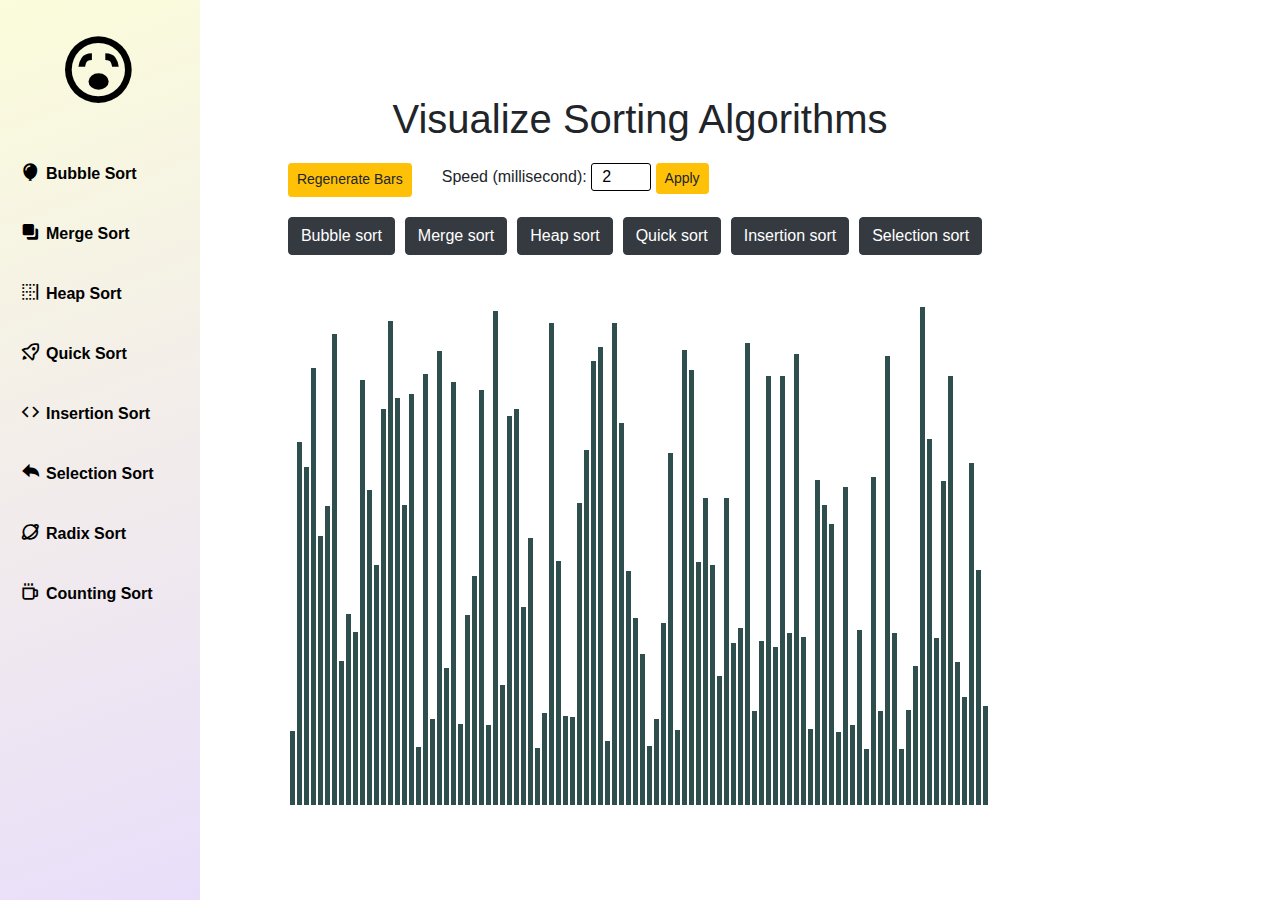
<file: index.html>
<!DOCTYPE html>
<html lang="en">
<head>
  <meta charset="UTF-8">
  <meta name="viewport" content="width=device-width, initial-scale=1.0">
  <title>Sorting Algorithm </title>
  <link rel="stylesheet" href="https://cdn.jsdelivr.net/npm/bootstrap@4.3.1/dist/css/bootstrap.min.css" integrity="sha384-ggOyR0iXCbMQv3Xipma34MD+dH/1fQ784/j6cY/iJTQUOhcWr7x9JvoRxT2MZw1T" crossorigin="anonymous">

  <link rel="stylesheet" href="https://fonts.googleapis.com/css?family=Montserrat">

  <link rel="icon" href="https://static-00.iconduck.com/assets.00/sort-emoji-2048x1561-2bljcam3.png" type="image/x-icon">

  <link href='https://unpkg.com/boxicons@2.1.4/css/boxicons.min.css' rel='stylesheet'>

  <link href="sorting.css" rel="stylesheet" type="text/css">
  

</head>

<body>
<nav>
    <div class="menu">
        <header>
            <i class='bx bx-sleepy'></i>
        </header>
        <ul>
            <li>
                <a href="index.html">
                    <i class='bx bxs-balloon'></i>
                    <p>Bubble Sort</p>
                </a>
            </li>

            <li>
                <a href="index.html">
                    <i class='bx bx-merge' ></i>
                    <p>Merge Sort</p>
                </a>
            </li>

            <li>
                <a href="index.html">
                    <i class='bx bx-border-right'></i>
                    <p>Heap Sort</p>
                </a>
            </li>

            <li>
                <a href="index.html">
                    <i class='bx bx-rocket' ></i>
                    <p>Quick Sort</p>
                </a>
            </li>

            <li>
                <a href="index.html">
                    <i class='bx bx-expand-horizontal'></i>
                    <p>Insertion Sort</p>
                </a>
            </li>

            <li>
                <a href="index.html">
                    <i class='bx bxs-share' ></i>
                    <p>Selection Sort</p>
                </a>
            </li>

            <li>
                <a href="radix_sort.html">
                    <i class='bx bx-planet' ></i>
                    <p>Radix Sort</p>
                </a>
            </li>

            <li>
                <a href="counting_sort.html">
                    <i class='bx bx-coffee'></i>
                    <p>Counting Sort</p>
                </a>
            </li>
        </ul>
    </div>
</nav>
<div><div id="wrapper">
    <div id="btn-wrapper">
        <h1>Visualize Sorting Algorithms</h1>
        <div class="regenerate-bar">
            <button id ="btn-bar" class="btn btn-warning btn-sm" onclick="regenerate_bar()">Regenerate Bars</button>
            <span><form>
                <label>Speed (millisecond):</label>
                <input type="number" id="speed" value=2></input>
                <button type="button" id="btn-speed" class="btn btn-warning btn-sm" onclick="changeSpeed()">Apply</button>
                <span id="updated-speed"></span>
            </form></span>
        </div>
        <div class="select-algo">
            <button class="btn btn-dark" onclick="bubbleSort()">Bubble sort</button>
            <button class="btn btn-dark" onclick="mergeSort2()">Merge sort</button>
            <button class="btn btn-dark" onclick="heapSort(arr)">Heap sort</button>
            <button class="btn btn-dark" onclick="quickSort2()">Quick sort</button>
            <button class="btn btn-dark" onclick="insertionSort()">Insertion sort</button>
            <button class="btn btn-dark" onclick="selectionSort()">Selection sort</button>
        </div>
    </div>
    <div id="bar-wrapper"></div>
</div></div>

<script src="compare_sort.js"></script>
</body>
</file>
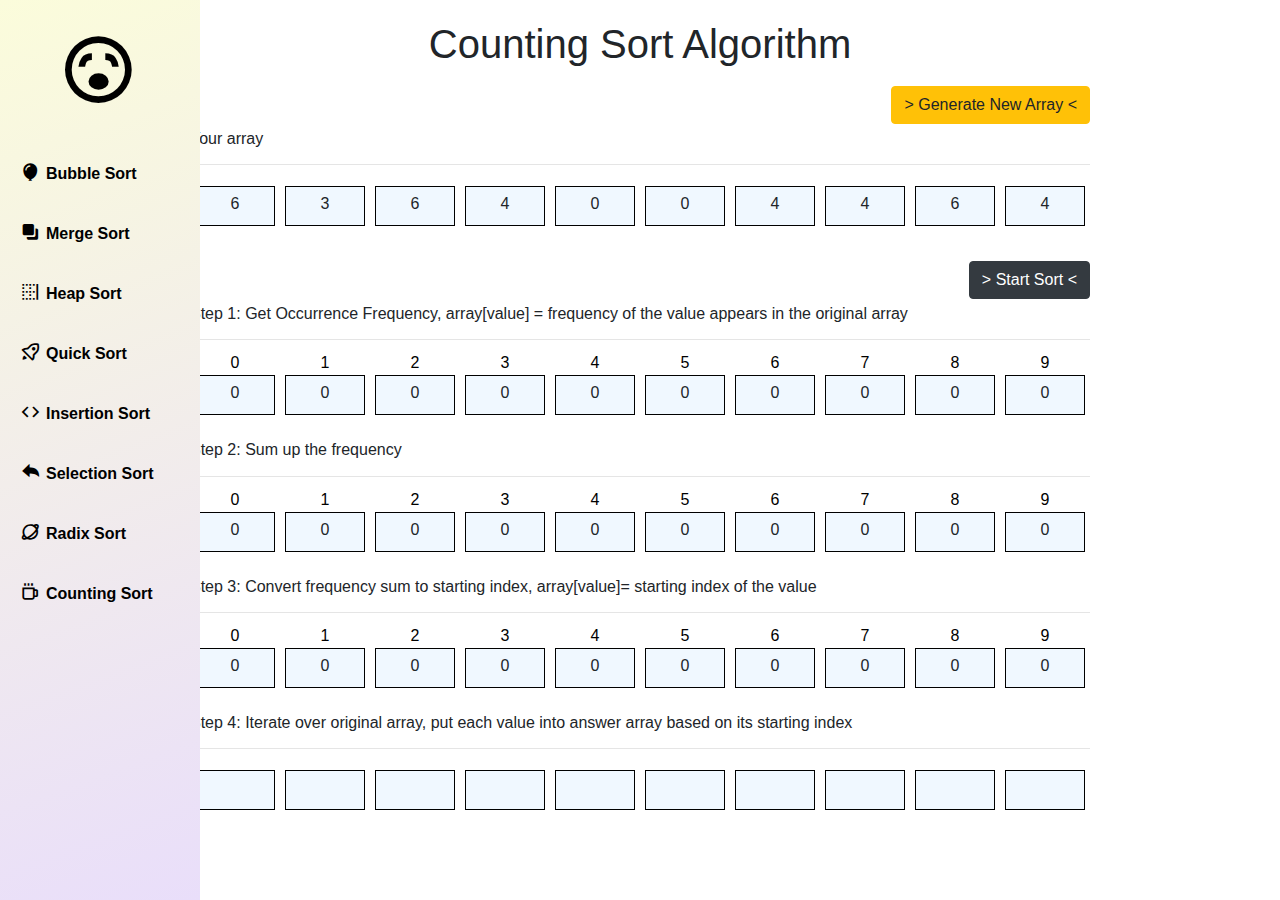
<file: counting_sort.html>
<!DOCTYPE html>
<html lang="en">
<head>
  <meta charset="UTF-8">
  <meta name="viewport" content="width=device-width, initial-scale=1.0">
  <title>Counting Sort Algorithm </title>
  <link rel="stylesheet" href="https://cdn.jsdelivr.net/npm/bootstrap@4.3.1/dist/css/bootstrap.min.css" integrity="sha384-ggOyR0iXCbMQv3Xipma34MD+dH/1fQ784/j6cY/iJTQUOhcWr7x9JvoRxT2MZw1T" crossorigin="anonymous">

  <link rel="stylesheet" href="https://fonts.googleapis.com/css?family=Montserrat">

  <link rel="icon" href="https://static-00.iconduck.com/assets.00/sort-emoji-2048x1561-2bljcam3.png" type="image/x-icon">

  <link href='https://unpkg.com/boxicons@2.1.4/css/boxicons.min.css' rel='stylesheet'>

  <link href="counting_sort.css" rel="stylesheet" type="text/css">
  

</head>

<body>
  <nav>
    <div class="menu">
        <header>
            <i class='bx bx-sleepy'></i>
        </header>
        <ul>
            <li>
                <a href="index.html">
                    <i class='bx bxs-balloon'></i>
                    <p>Bubble Sort</p>
                </a>
            </li>

            <li>
                <a href="index.html">
                    <i class='bx bx-merge' ></i>
                    <p>Merge Sort</p>
                </a>
            </li>

            <li>
                <a href="index.html">
                    <i class='bx bx-border-right'></i>
                    <p>Heap Sort</p>
                </a>
            </li>

            <li>
                <a href="index.html">
                    <i class='bx bx-rocket' ></i>
                    <p>Quick Sort</p>
                </a>
            </li>

            <li>
                <a href="index.html">
                    <i class='bx bx-expand-horizontal'></i>
                    <p>Insertion Sort</p>
                </a>
            </li>

            <li>
                <a href="index.html">
                    <i class='bx bxs-share' ></i>
                    <p>Selection Sort</p>
                </a>
            </li>

            <li>
                <a href="radix_sort.html">
                    <i class='bx bx-planet' ></i>
                    <p>Radix Sort</p>
                </a>
            </li>

            <li>
                <a href="counting_sort.html">
                    <i class='bx bx-coffee'></i>
                    <p>Counting Sort</p>
                </a>
            </li>
        </ul>
    </div>
</nav>
    <div id="wrapper">
        <h1>Counting Sort Algorithm</h1>
        <div class="generate-array"><button class="btn btn-warning" onclick="generate_array(10)">> Generate New Array < </button></div>

    <h3>Your array </h3><hr>
    <div id="array-wrapper"> </div>

    <div class="generate-array"><button class="btn btn-dark" onclick="counting_sort()"> > Start Sort < </button></div>
    
    <h3>Step 1: Get Occurrence Frequency, array[value] = frequency of the value appears in the original array</h3><hr>
    
    <div id="index">
      <div class="index-item" id="index-item-1-0">0</div>
      <div class="index-item" id="index-item-1-1">1</div>
      <div class="index-item" id="index-item-1-2">2</div>
      <div class="index-item" id="index-item-1-3">3</div>
      <div class="index-item" id="index-item-1-4">4</div>
      <div class="index-item" id="index-item-1-5">5</div>
      <div class="index-item" id="index-item-1-6">6</div>
      <div class="index-item" id="index-item-1-7">7</div>
      <div class="index-item" id="index-item-1-8">8</div>
      <div class="index-item" id="index-item-1-9">9</div>
  </div>
    
    <div id="array-wrapper-d1">
        <div class="arr-item" id="arr-item-1-0">0</div>
        <div class="arr-item" id="arr-item-1-1">0</div>
        <div class="arr-item" id="arr-item-1-2">0</div>
        <div class="arr-item" id="arr-item-1-3">0</div>
        <div class="arr-item" id="arr-item-1-4">0</div>
        <div class="arr-item" id="arr-item-1-5">0</div>
        <div class="arr-item" id="arr-item-1-6">0</div>
        <div class="arr-item" id="arr-item-1-7">0</div>
        <div class="arr-item" id="arr-item-1-8">0</div>
        <div class="arr-item" id="arr-item-1-9">0</div>
    </div>

    <h3>Step 2: Sum up the frequency</h3><hr>
    <div id="index">
      <div class="index-item">0</div>
      <div class="index-item">1</div>
      <div class="index-item">2</div>
      <div class="index-item">3</div>
      <div class="index-item">4</div>
      <div class="index-item">5</div>
      <div class="index-item">6</div>
      <div class="index-item">7</div>
      <div class="index-item">8</div>
      <div class="index-item">9</div>
    </div>
    <div id="array-wrapper-d2">
        <div class="arr-item" id="arr-item-2-0">0</div>
        <div class="arr-item" id="arr-item-2-1">0</div>
        <div class="arr-item" id="arr-item-2-2">0</div>
        <div class="arr-item" id="arr-item-2-3">0</div>
        <div class="arr-item" id="arr-item-2-4">0</div>
        <div class="arr-item" id="arr-item-2-5">0</div>
        <div class="arr-item" id="arr-item-2-6">0</div>
        <div class="arr-item" id="arr-item-2-7">0</div>
        <div class="arr-item" id="arr-item-2-8">0</div>
        <div class="arr-item" id="arr-item-2-9">0</div>
    </div>

    <h3>Step 3: Convert frequency sum to starting index, array[value]= starting index of the value</h3><hr>
    <div id="index">
      <div class="index-item" id="index-item-3-0">0</div>
      <div class="index-item" id="index-item-3-1">1</div>
      <div class="index-item" id="index-item-3-2">2</div>
      <div class="index-item" id="index-item-3-3">3</div>
      <div class="index-item" id="index-item-3-4">4</div>
      <div class="index-item" id="index-item-3-5">5</div>
      <div class="index-item" id="index-item-3-6">6</div>
      <div class="index-item" id="index-item-3-7">7</div>
      <div class="index-item" id="index-item-3-8">8</div>
      <div class="index-item" id="index-item-3-9">9</div>
    </div>
    <div id="array-wrapper-d2">
        <div class="arr-item" id="arr-item-3-0">0</div>
        <div class="arr-item" id="arr-item-3-1">0</div>
        <div class="arr-item" id="arr-item-3-2">0</div>
        <div class="arr-item" id="arr-item-3-3">0</div>
        <div class="arr-item" id="arr-item-3-4">0</div>
        <div class="arr-item" id="arr-item-3-5">0</div>
        <div class="arr-item" id="arr-item-3-6">0</div>
        <div class="arr-item" id="arr-item-3-7">0</div>
        <div class="arr-item" id="arr-item-3-8">0</div>
        <div class="arr-item" id="arr-item-3-9">0</div>
    </div>
        
    <h3>Step 4: Iterate over original array, put each value into answer array based on its starting index</h3><hr>
    <div id="array-wrapper-d3">
        <div class="arr-item-res" id="arr-item-4-0"></div>
        <div class="arr-item-res" id="arr-item-4-1"></div>
        <div class="arr-item-res" id="arr-item-4-2"></div>
        <div class="arr-item-res" id="arr-item-4-3"></div>
        <div class="arr-item-res" id="arr-item-4-4"></div>
        <div class="arr-item-res" id="arr-item-4-5"></div>
        <div class="arr-item-res" id="arr-item-4-6"></div>
        <div class="arr-item-res" id="arr-item-4-7"></div>
        <div class="arr-item-res" id="arr-item-4-8"></div>
        <div class="arr-item-res" id="arr-item-4-9"></div>
    </div>

    <div style="height:20px"><h3 class="hidden" id="final-text">&#129395&#129395&#129395 Done Sorting &#129395&#129395&#129395</h3></div>
  </div>
  <script src="counting_sort.js"></script>
</body>
</file>
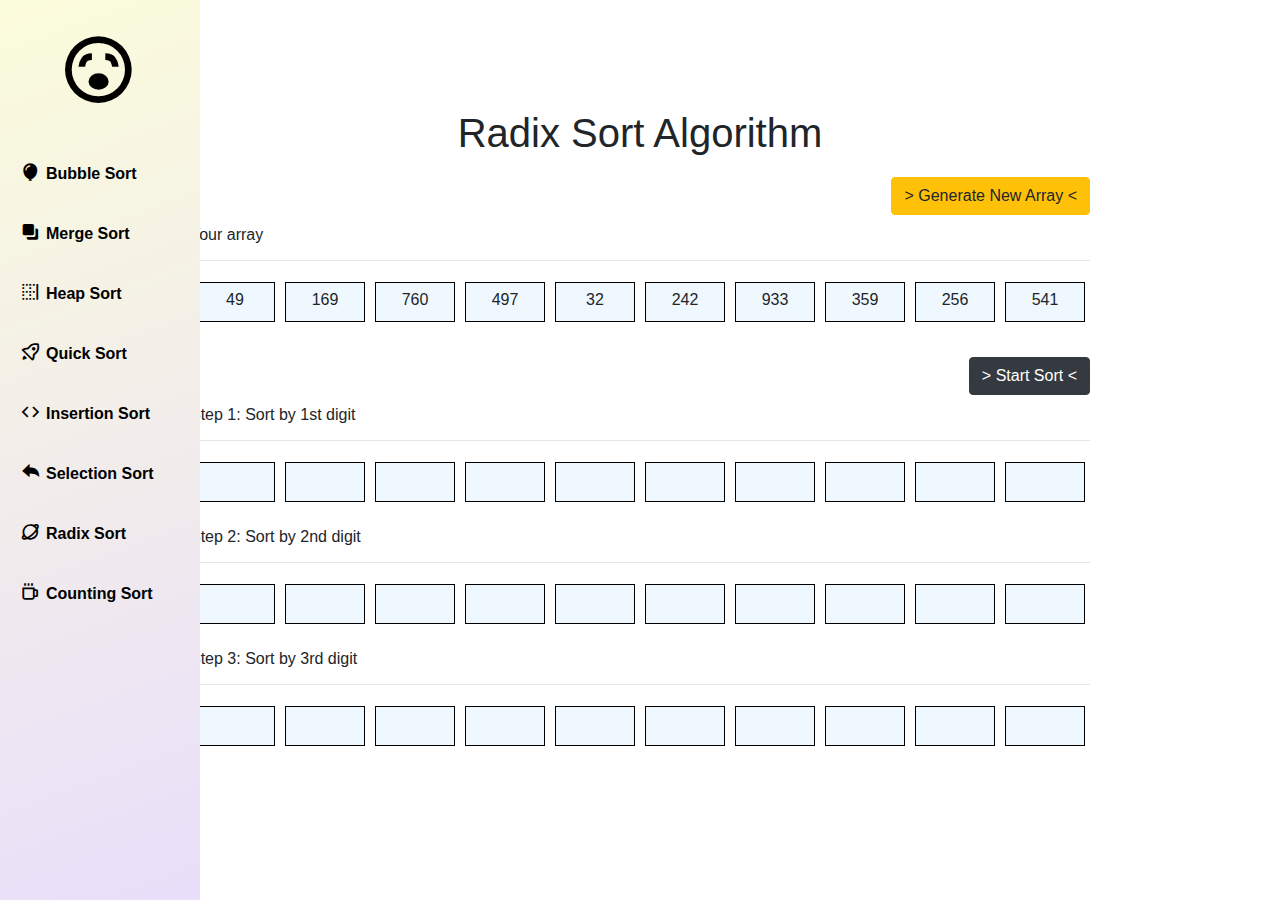
<file: radix_sort.html>
<!DOCTYPE html>
<html lang="en">
<head>
  <meta charset="UTF-8">
  <meta name="viewport" content="width=device-width, initial-scale=1.0">
  <title>Radix Sort Algorithm </title>
  <link rel="stylesheet" href="https://cdn.jsdelivr.net/npm/bootstrap@4.3.1/dist/css/bootstrap.min.css" integrity="sha384-ggOyR0iXCbMQv3Xipma34MD+dH/1fQ784/j6cY/iJTQUOhcWr7x9JvoRxT2MZw1T" crossorigin="anonymous">

  <link rel="stylesheet" href="https://fonts.googleapis.com/css?family=Montserrat">

  <link rel="icon" href="https://static-00.iconduck.com/assets.00/sort-emoji-2048x1561-2bljcam3.png" type="image/x-icon">

  <link href='https://unpkg.com/boxicons@2.1.4/css/boxicons.min.css' rel='stylesheet'>

  <link href="radix_sort.css" rel="stylesheet" type="text/css">
  

</head>

<body>
    <nav>
        <div class="menu">
            <header>
                <i class='bx bx-sleepy'></i>
            </header>
            <ul>
                <li>
                    <a href="index.html">
                        <i class='bx bxs-balloon'></i>
                        <p>Bubble Sort</p>
                    </a>
                </li>
    
                <li>
                    <a href="index.html">
                        <i class='bx bx-merge' ></i>
                        <p>Merge Sort</p>
                    </a>
                </li>
    
                <li>
                    <a href="index.html">
                        <i class='bx bx-border-right'></i>
                        <p>Heap Sort</p>
                    </a>
                </li>
    
                <li>
                    <a href="index.html">
                        <i class='bx bx-rocket' ></i>
                        <p>Quick Sort</p>
                    </a>
                </li>
    
                <li>
                    <a href="index.html">
                        <i class='bx bx-expand-horizontal'></i>
                        <p>Insertion Sort</p>
                    </a>
                </li>
    
                <li>
                    <a href="index.html">
                        <i class='bx bxs-share' ></i>
                        <p>Selection Sort</p>
                    </a>
                </li>
    
                <li>
                    <a href="radix_sort.html">
                        <i class='bx bx-planet' ></i>
                        <p>Radix Sort</p>
                    </a>
                </li>
    
                <li>
                    <a href="counting_sort.html">
                        <i class='bx bx-coffee'></i>
                        <p>Counting Sort</p>
                    </a>
                </li>
            </ul>
        </div>
    </nav>
<div id="wrapper">
    <h1>Radix Sort Algorithm</h1>
    <div class="generate-array"><button class="btn btn-warning" onclick="generate_array(10)">> Generate New Array < </button></div>

    <h3>Your array </h3><hr>
    <div id="array-wrapper"> </div>

    <div class="generate-array"><button class="btn btn-dark" onclick="radix_sort()"> > Start Sort < </button></div>
    
    <h3>Step 1: Sort by 1st digit</h3><hr>
    <div id="array-wrapper-d1">
        <div class="arr-item-res" id="arr-item-1-0"></div>
        <div class="arr-item-res" id="arr-item-1-1"></div>
        <div class="arr-item-res" id="arr-item-1-2"></div>
        <div class="arr-item-res" id="arr-item-1-3"></div>
        <div class="arr-item-res" id="arr-item-1-4"></div>
        <div class="arr-item-res" id="arr-item-1-5"></div>
        <div class="arr-item-res" id="arr-item-1-6"></div>
        <div class="arr-item-res" id="arr-item-1-7"></div>
        <div class="arr-item-res" id="arr-item-1-8"></div>
        <div class="arr-item-res" id="arr-item-1-9"></div>
    </div>

    <h3>Step 2: Sort by 2nd digit</h3><hr>
    <div id="array-wrapper-d2">
        <div class="arr-item-res" id="arr-item-10-0"></div>
        <div class="arr-item-res" id="arr-item-10-1"></div>
        <div class="arr-item-res" id="arr-item-10-2"></div>
        <div class="arr-item-res" id="arr-item-10-3"></div>
        <div class="arr-item-res" id="arr-item-10-4"></div>
        <div class="arr-item-res" id="arr-item-10-5"></div>
        <div class="arr-item-res" id="arr-item-10-6"></div>
        <div class="arr-item-res" id="arr-item-10-7"></div>
        <div class="arr-item-res" id="arr-item-10-8"></div>
        <div class="arr-item-res" id="arr-item-10-9"></div>
    </div>
        
    <h3>Step 3: Sort by 3rd digit</h3><hr>
    <div id="array-wrapper-d3">
        <div class="arr-item-res" id="arr-item-100-0"></div>
        <div class="arr-item-res" id="arr-item-100-1"></div>
        <div class="arr-item-res" id="arr-item-100-2"></div>
        <div class="arr-item-res" id="arr-item-100-3"></div>
        <div class="arr-item-res" id="arr-item-100-4"></div>
        <div class="arr-item-res" id="arr-item-100-5"></div>
        <div class="arr-item-res" id="arr-item-100-6"></div>
        <div class="arr-item-res" id="arr-item-100-7"></div>
        <div class="arr-item-res" id="arr-item-100-8"></div>
        <div class="arr-item-res" id="arr-item-100-9"></div>
    </div>

    <div style="height:20px"><h3 class="hidden" id="final-text">&#129395&#129395&#129395 Done Sorting &#129395&#129395&#129395</h3></div>

</div>
    
<script src="radix_sort.js"></script>
</body>
</file>
<file: sorting.css>
body {
    /* background: linear-gradient(120deg, #a1c4fd 0%, #c2e9fb 100%); */
    background:white;
    padding: 50px;
    height: 100vh;
    display: flex;
    justify-content: center;
    align-items: center;
}

h1 {
    margin-bottom: 20px;
    text-align: center;
}

.regenerate-bar {
    margin-bottom: 20px;
    display: flex;
    justify-content: left;
}

#btn-bar{
    margin-right: 30px;
}

.select-algo {
    margin-bottom: 50px;
    display: flex;
    justify-content: center;
}

.select-algo > button {
    margin-right: 10px;
}

#bar-wrapper {
    display: flex;
    justify-content: center;
    flex-wrap: nowrap;
    align-items: flex-end;
    height: 500px;
}

.bar {
    background-color: darkslategray;
    margin-right: 2px;
}

.active {
    background-color: darkseagreen !important;
}

.intermediate {
    background-color: darkkhaki;
}

.pivot {
    background-color: yellow !important;
} 

#speed {
    width: 60px;
    border-radius: 3px;
    padding-left: 10px;
}

input {
    border: 1px solid black;
}

#updated-speed {
    font-size: 0.75em;
    color: dimgray;
}

nav {
    position: fixed;
    width: 200px;
    height: 100%;
    left: 0;
    top: 0;
    bottom: 0;
    background: linear-gradient(-20deg, #e9defa 0%, #fbfcdb 100%);

}

ul{
    margin: 10px 0 10px 0;
    padding: 10px;
}

li {
    list-style: none;
    font-weight: 600;
    padding: 10px;
}

a {
    text-decoration: none;
    color: black;
    display: flex;
}

li:hover{
    background: black;
    transition: background-color 0.3s ease;
    
}

a:hover {
    text-decoration: none;
    color: white;
}

i {
    font-size: 1.3em;
    padding-right: 5px;
}

header {
    margin: 20px;
    padding: 10px;
    text-align: center;
}

header i {
    font-size: 5em;
    color: black;
}
</file>
<file: counting_sort.css>
body {
    /* background: linear-gradient(120deg, #a1c4fd 0%, #c2e9fb 100%); */
    background: white;
    padding: 20px;
    height: 100vh;
    display: flex;
    justify-content: center;
}

h1 {
    text-align: center;
}

h3 {
    font-size: medium;
}

.generate-array {
    display: flex;
    justify-content: right;
}

button {
    margin: 10px 0 5px 0;
}

#index {
    display: flex;
    text-align: center;
}

#array-wrapper, #array-wrapper-d1, #array-wrapper-d2, #array-wrapper-d3 {
    display: flex;
    text-align: center;
    margin-bottom: 15px;
}

.arr-item, .arr-item-res, .original-item {
    margin: 5px 5px 10px 5px;
    padding: 5px;
    border: 1px solid black;
    height: 40px;
    width:80px;
    background-color: aliceblue;
}

.index-item {
    color: black;
    margin: -10px 5px -10px 5px;
    padding: 5px;
    width: 80px;
}

.hidden {
    display: none;
}

#final-text {
    text-align: right;
}

.same {
    color: orange;
    font-weight: bold;
}

.active {
    color: blue;
    font-weight: bold;
}

/* NAV BAR */
nav {
    position: fixed;
    width: 200px;
    height: 100%;
    left: 0;
    top: 0;
    bottom: 0;
    background: linear-gradient(-20deg, #e9defa 0%, #fbfcdb 100%);

}

ul{
    margin: 10px 0 10px 0;
    padding: 10px;
}

li {
    list-style: none;
    font-weight: 600;
    padding: 10px;
}

a {
    text-decoration: none;
    color: black;
    display: flex;
}

li:hover{
    background: black;
    transition: background-color 0.3s ease;
    
}

a:hover {
    text-decoration: none;
    color: white;
}

i {
    font-size: 1.3em;
    padding-right: 5px;
}

header {
    margin: 20px;
    padding: 10px;
    text-align: center;
}

header i {
    font-size: 5em;
    color: black;
}

/* NAV BAR */
nav {
    position: fixed;
    width: 200px;
    height: 100%;
    left: 0;
    top: 0;
    bottom: 0;
    background: linear-gradient(-20deg, #e9defa 0%, #fbfcdb 100%);

}

ul{
    margin: 10px 0 10px 0;
    padding: 10px;
}

li {
    list-style: none;
    font-weight: 600;
    padding: 10px;
}

a {
    text-decoration: none;
    color: black;
    display: flex;
}

li:hover{
    background: black;
    transition: background-color 0.3s ease;
    
}

a:hover {
    text-decoration: none;
    color: white;
}

i {
    font-size: 1.3em;
    padding-right: 5px;
}

header {
    margin: 20px;
    padding: 10px;
    text-align: center;
}

header i {
    font-size: 5em;
    color: black;
}
</file>
<file: radix_sort.css>
body {
    /* background: linear-gradient(120deg, #a1c4fd 0%, #c2e9fb 100%); */
    background: white;
    padding: 50px;
    height: 100vh;
    display: flex;
    justify-content: center;
    align-items: center;
}

.generate-array {
    display: flex;
    justify-content: right;
}

h1 {
    margin-bottom: 10px;
    text-align: center;
}

h3 {
    font-size: medium;
}

hr {
    line-height: 0.2;
}

button {
    margin: 10px 0 10px 0;
}

#array-wrapper, #array-wrapper-d1, #array-wrapper-d2, #array-wrapper-d3 {
    display: flex;
    text-align: center;
    margin-bottom: 20px;
}

.arr-item, .arr-item-res {
    margin: 5px;
    padding: 5px;
    border: 1px solid black;
    height: 40px;
    width:80px;
    background-color: aliceblue;
}

.hidden {
    display: none;
}

#final-text {
    text-align: right;
}

/* NAV BAR */
nav {
    position: fixed;
    width: 200px;
    height: 100%;
    left: 0;
    top: 0;
    bottom: 0;
    background: linear-gradient(-20deg, #e9defa 0%, #fbfcdb 100%);

}

ul{
    margin: 10px 0 10px 0;
    padding: 10px;
}

li {
    list-style: none;
    font-weight: 600;
    padding: 10px;
}

a {
    text-decoration: none;
    color: black;
    display: flex;
}

li:hover{
    background: black;
    transition: background-color 0.3s ease;
    
}

a:hover {
    text-decoration: none;
    color: white;
}

i {
    font-size: 1.3em;
    padding-right: 5px;
}

header {
    margin: 20px;
    padding: 10px;
    text-align: center;
}

header i {
    font-size: 5em;
    color: black;
}
</file>
